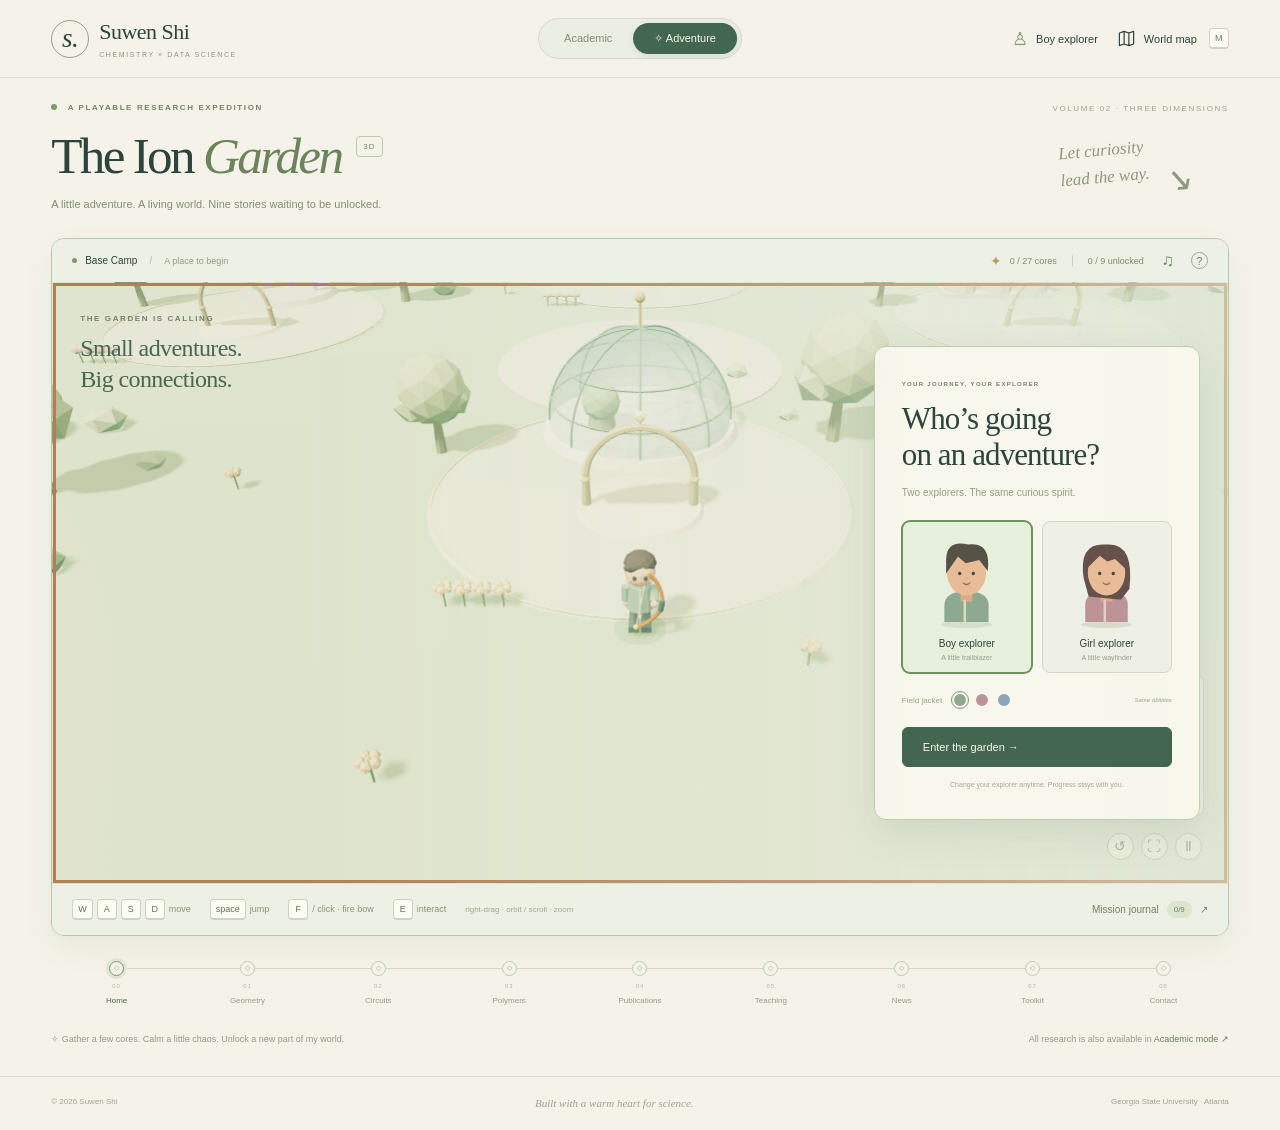
<file: game.html>
<!doctype html>
<html lang="en">
<head>
<meta charset="utf-8"><meta name="viewport" content="width=device-width,initial-scale=1,viewport-fit=cover"><meta name="theme-color" content="#f5f3e9">
<title>The Ion Garden · A 3D Research Adventure — Suwen Shi</title>
<meta name="description" content="Choose your explorer, roam a living 3D garden, and unlock Suwen Shi’s research through playful missions and mini guardians.">
<link rel="stylesheet" href="assets/css/game.css"><script type="module" src="assets/js/game.js"></script>
</head>
<body>
<header class="site-bar"><a class="brand" href="index.html"><span class="brand-mark">s.</span><span>Suwen Shi<small>CHEMISTRY × DATA SCIENCE</small></span></a><nav class="mode-switch" aria-label="Website mode"><a href="index.html">Academic</a><a href="game.html" class="selected" aria-current="page">✧ Adventure</a></nav><div class="header-actions"><button id="characterButton" class="header-button" type="button"><span aria-hidden="true">♙</span> <span id="explorerLabel">Your explorer</span></button><button id="mapButton" class="header-button map-button" type="button"><svg viewBox="0 0 24 24" aria-hidden="true"><path d="m3 5 6-2 6 2 6-2v16l-6 2-6-2-6 2zM9 3v16M15 5v16"/></svg><span>World map</span><kbd>M</kbd></button></div></header>
<main>
<div class="intro-row"><span class="eyebrow"><i></i> A PLAYABLE RESEARCH EXPEDITION</span><span class="edition">VOLUME 02 · THREE DIMENSIONS</span></div>
<div class="title-row"><div><h1>The Ion <em>Garden</em><sup>3D</sup></h1><p>A little adventure. A living world. Nine stories waiting to be unlocked.</p></div><div class="title-note">Let curiosity<br>lead the way. <span aria-hidden="true">↘</span></div></div>
<section class="game-shell" aria-label="3D research adventure">
<div class="world-bar"><div class="location"><span class="live-dot"></span><span id="locationName">Base Camp</span><span class="small-separator">/</span><span id="locationSubtitle">An island of possibilities</span></div><div class="world-stats"><span class="core-icon">✦</span><span id="coreCount">0 / 27 cores</span><span class="stat-line"></span><span id="unlockCount">0 / 9 unlocked</span><button id="soundButton" class="small-button" aria-label="Turn sound on" title="Sound off" type="button">♫</button><button id="helpButton" class="small-button help-button" aria-label="How to play" type="button">?</button></div></div>
<div id="stage" class="stage">
<canvas id="world" tabindex="0" role="application" aria-label="3D exploration game. WASD to move, Space to jump, Shift to dash, move the mouse to aim, F or click to shoot arrows, E to interact, right-drag or Q and C to rotate the camera, scroll to zoom, M for world map.">Use Academic mode to read the website without the game.</canvas>
<div class="stage-loading" id="loading"><span class="loading-orbit">✧</span><p>Growing a little world…</p></div>
<div id="webglError" class="stage-error" hidden><h2>The garden needs 3D graphics.</h2><p>Please use a browser with WebGL enabled. Your complete academic website is ready below.</p><a class="dark-button" href="index.html">Open academic website ↗</a></div>
<div class="world-heading" id="worldHeading"><span class="eyebrow">THE GARDEN IS CALLING</span><h2>Small adventures.<br>Big connections.</h2></div>
<div class="mission-card" id="missionCard"><div class="mission-top"><span class="eyebrow" id="missionTag">YOUR FIRST EXPEDITION</span><button id="missionLogButton" aria-label="Open mission log" type="button">↗</button></div><h3 id="missionTitle">A spark of curiosity</h3><p id="missionDescription">Find the glowing gate at Base Camp to begin.</p><ol id="missionSteps"><li>Collect 3 memory cores</li><li>Clear the noise drones</li><li>Defeat the mini guardian</li></ol><div class="mission-bottom" id="missionHint">Walk to a landmark · Press <kbd>E</kbd></div></div>
<div class="vitals" id="vitals"><div><span class="eyebrow">EXPLORER ENERGY</span><span id="healthText">5 / 5</span></div><div class="health-pips" id="healthPips" aria-label="5 of 5 energy"><i></i><i></i><i></i><i></i><i></i></div><div class="dash-meter"><span id="dashFill"></span></div><span class="dash-caption">SHIFT · DASH</span></div>
<div id="bossHud" class="boss-hud" hidden><span class="eyebrow">MINI GUARDIAN</span><h3 id="bossName">Static Sprout</h3><div class="boss-track"><span id="bossFill"></span></div><span id="bossHint">Keep moving. Hold F to fire.</span></div>
<svg class="aim-crosshair" id="aimCrosshair" viewBox="0 0 32 32" aria-hidden="true" hidden>
  <path class="aim-outline" d="M16 3v8m0 10v8M3 16h8m10 0h8"/>
  <path class="aim-lines" d="M16 3v8m0 10v8M3 16h8m10 0h8"/>
  <circle cx="16" cy="16" r="2"/>
</svg>
<button id="interactButton" class="interact-button" type="button" hidden><kbd>E</kbd><span id="interactText">Start Base Camp mission</span><span aria-hidden="true">↗</span></button>
<div class="mini-map-wrap"><div><span class="eyebrow">YOUR LITTLE WORLD</span><span id="compass">N ↑</span></div><button id="miniMapButton" aria-label="Open full world map" type="button"><canvas id="miniMap" width="340" height="260" aria-hidden="true"></canvas></button><span class="mini-map-legend"><i></i> you <i class="locked"></i> mission <i class="cleared"></i> unlocked</span></div>
<div class="stage-actions"><button id="cameraResetButton" aria-label="Reset camera" title="Reset camera (R)" type="button">↺</button><button id="fullscreenButton" aria-label="Enter fullscreen" title="Fullscreen" type="button">⛶</button><button id="pauseButton" aria-label="Pause adventure" title="Pause (Esc)" type="button">Ⅱ</button></div>
<div class="hurt-flash" id="hurtFlash" aria-hidden="true"></div>
<div class="pause-overlay" id="pauseOverlay" hidden><span class="eyebrow">TIME FOR A BREATHER</span><h2>A moment of stillness.</h2><p>Your discoveries will be right here.</p><button id="resumeButton" class="dark-button" type="button">Back to the garden →</button></div>
<div class="touch-controls" aria-label="Touch game controls"><div class="touch-pad"><button data-touch="w" aria-label="Move forward">↑</button><div><button data-touch="a" aria-label="Move left">←</button><button data-touch="s" aria-label="Move backward">↓</button><button data-touch="d" aria-label="Move right">→</button></div></div><div class="touch-actions"><button data-touch=" " aria-label="Jump">↑</button><button data-touch="f" class="touch-fire" aria-label="Fire an arrow">✦</button><button data-touch="shift" aria-label="Dash">»</button></div></div>
<div id="characterOverlay" class="character-overlay" hidden><div class="character-card" role="dialog" aria-modal="true" aria-labelledby="chooseTitle"><span class="eyebrow">YOUR JOURNEY, YOUR EXPLORER</span><h2 id="chooseTitle">Who’s going<br>on an adventure?</h2><p>Two explorers. The same curious spirit.</p><div class="character-options" role="group" aria-label="Choose a character"><button class="character-option selected" data-character="boy" aria-pressed="true" type="button"><svg viewBox="0 0 100 112" aria-hidden="true"><ellipse cx="50" cy="106" rx="30" ry="4" fill="#d8dccb"/><path d="M24 103V83Q25 67 50 67T76 83V103" fill="#8da990"/><path d="M43 65h14v14H43" fill="#dcab87"/><ellipse cx="50" cy="45" rx="23" ry="27" fill="#e7bc96"/><path d="M26 46V29Q27 6 52 12Q79 8 75 43L65 30 49 34 40 26Z" fill="#555245"/><circle cx="42" cy="46" r="2" fill="#3f4c3c"/><circle cx="58" cy="46" r="2" fill="#3f4c3c"/><path d="M46 57q4 4 8 0" fill="none" stroke="#966e58"/><path d="M48 78v25" stroke="#d4debd" stroke-width="3"/></svg><strong>Boy explorer</strong><span>A little trailblazer</span></button><button class="character-option" data-character="girl" aria-pressed="false" type="button"><svg viewBox="0 0 100 112" aria-hidden="true"><ellipse cx="50" cy="106" rx="30" ry="4" fill="#d8dccb"/><path d="M25 103V83Q25 67 50 67T75 83V103" fill="#bd9496"/><path d="M43 65h14v14H43" fill="#dcab87"/><path d="M23 51Q17 9 50 12Q83 9 77 64L67 77 29 73Z" fill="#655149"/><ellipse cx="50" cy="45" rx="22" ry="27" fill="#e7bc96"/><path d="M27 40Q22 16 50 14Q79 14 73 41L60 29 51 32 42 25Z" fill="#655149"/><circle cx="42" cy="46" r="2" fill="#3f4c3c"/><circle cx="58" cy="46" r="2" fill="#3f4c3c"/><path d="M46 57q4 4 8 0" fill="none" stroke="#966e58"/><path d="M48 78v25" stroke="#e2cccc" stroke-width="3"/></svg><strong>Girl explorer</strong><span>A little wayfinder</span></button></div><div class="suit-row"><span>Field jacket</span><div role="group" aria-label="Jacket color"><button data-color="sage" class="swatch selected" aria-label="Sage jacket" aria-pressed="true" type="button"></button><button data-color="rose" class="swatch rose" aria-label="Rose jacket" aria-pressed="false" type="button"></button><button data-color="blue" class="swatch blue" aria-label="Blue jacket" aria-pressed="false" type="button"></button></div><span class="same-abilities">Same abilities</span></div><button id="enterButton" class="dark-button enter-button" type="button">Enter the garden <span>→</span></button><p class="choose-footnote">Change your explorer anytime. Progress stays with you.</p></div></div>
</div>
<div class="control-bar"><div class="control-list"><span><kbd>W</kbd><kbd>A</kbd><kbd>S</kbd><kbd>D</kbd> move</span><span><kbd>space</kbd> jump</span><span><kbd>F</kbd> / click · fire bow</span><span><kbd>E</kbd> interact</span><span class="camera-legend">right-drag · orbit / scroll · zoom</span></div><button id="questButton" class="text-button" type="button">Mission journal <span id="questBadge">0/9</span> ↗</button></div>
</section>
<nav id="journeyNav" class="journey-nav" aria-label="Travel to a research landmark"></nav>
<div class="below-world"><p>✧ Gather a few cores. Calm a little chaos. Unlock a new part of my world.</p><a href="index.html">All research is also available in <span>Academic mode ↗</span></a></div>
</main>
<footer class="site-footer"><span>© <span id="year">2026</span> Suwen Shi</span><span>Built with a warm heart for science.</span><span>Georgia State University · Atlanta</span></footer>
<dialog id="mapDialog" class="garden-dialog map-dialog" aria-labelledby="mapTitle"><div class="dialog-heading"><div><span class="eyebrow">THE EXPEDITION ATLAS</span><h2 id="mapTitle">Nine little adventures.</h2></div><button data-close class="close-button" aria-label="Close world map" type="button">×</button></div><p class="dialog-intro">Travel to any landmark. Complete its core hunt, drone challenge, and mini guardian to unlock the story inside.</p><div id="mapGrid" class="map-grid"></div><div class="map-bottom"><p id="mapProgress">Completed missions are saved on this device.</p><button id="resetButton" class="text-button" type="button">Reset adventure</button></div><div id="resetConfirm" class="reset-confirm" hidden><p>Reset all mission unlocks on this device? Your character choice will be kept.</p><button id="confirmResetButton" class="dark-button" type="button">Reset missions</button><button id="cancelResetButton" class="text-button" type="button">Keep my adventure</button></div></dialog>
<dialog id="missionDialog" class="garden-dialog mission-dialog" aria-labelledby="briefTitle"><div class="dialog-heading"><div><span class="eyebrow" id="briefTag">A NEW EXPEDITION</span><h2 id="briefTitle">Base Camp</h2></div><button data-close class="close-button" aria-label="Close mission" type="button">×</button></div><div id="briefContent"></div></dialog>
<dialog id="rewardDialog" class="garden-dialog reward-dialog" aria-labelledby="rewardTitle"><div class="dialog-heading"><span class="eyebrow">A LITTLE VICTORY, A NEW CONNECTION</span><button data-close class="close-button" aria-label="Close reward" type="button">×</button></div><div class="reward-emblem" aria-hidden="true">✧</div><p class="reward-kicker">MISSION COMPLETE</p><h2 id="rewardTitle">A new story unlocked.</h2><p id="rewardDescription"></p><div class="reward-actions"><button id="rewardOpenButton" class="dark-button" type="button">Explore this section ↗</button><button id="rewardContinueButton" class="text-button" type="button">Keep adventuring →</button></div></dialog>
<dialog id="contentDialog" class="garden-dialog content-dialog" aria-labelledby="contentTitle"><div class="content-heading"><div><span class="eyebrow">DISCOVERY UNLOCKED · SUWEN SHI</span><h2 id="contentTitle">Research</h2></div><div><a id="fullPageLink" href="index.html">Academic page ↗</a><button data-close class="close-button" aria-label="Return to adventure" type="button">×</button></div></div><iframe id="contentFrame" src="about:blank" title="Unlocked academic website section"></iframe></dialog>
<dialog id="helpDialog" class="garden-dialog help-dialog" aria-labelledby="helpTitle"><div class="dialog-heading"><div><span class="eyebrow">A FIELD GUIDE FOR CURIOUS EXPLORERS</span><h2 id="helpTitle">Your garden, your pace.</h2></div><button data-close class="close-button" aria-label="Close instructions" type="button">×</button></div><p>Visit a glowing landmark and press E to begin. Collect three floating cores, shoot the noise drones, then defeat a friendly-sized guardian. Its website section becomes yours to explore.</p><dl class="help-controls"><div><dt><kbd>W</kbd><kbd>A</kbd><kbd>S</kbd><kbd>D</kbd></dt><dd>Move freely, relative to the camera</dd></div><div><dt><kbd>space</kbd> / <kbd>shift</kbd></dt><dd>Jump / dash out of the way</dd></div><div><dt><kbd>F</kbd> or left click</dt><dd>Fire arrows at the crosshair. Hold to keep shooting.</dd></div><div><dt>Right-drag / scroll</dt><dd>Orbit the camera / zoom</dd></div><div><dt><kbd>Q</kbd><kbd>C</kbd> / <kbd>R</kbd></dt><dd>Rotate camera / reset the view</dd></div><div><dt><kbd>E</kbd> / <kbd>M</kbd> / <kbd>Esc</kbd></dt><dd>Interact / mission map / pause</dd></div></dl><p class="help-note">Move the mouse to place the crosshair. Keyboard aiming assists you when the pointer is outside the arena. Jump over glowing shockwaves and dash through danger. If your energy runs out, you recharge nearby with your mission progress intact. Completed missions and your explorer choice are saved on this device. On touchscreens, tap the arena to aim or drag to rotate. Use the arrow button to fire.</p><p class="help-note">The scenery, enemies, and shooting are playful metaphors. The research notes distinguish proposed studies from established results. Academic mode always provides direct access to every page.</p><button data-close class="dark-button" type="button">Let’s explore →</button></dialog>
<div id="toast" class="toast" role="status" hidden></div><div id="announcement" class="sr-only" aria-live="polite" role="status"></div><noscript><p class="noscript-note">JavaScript is needed for the adventure. <a href="index.html">Visit the academic website.</a></p></noscript>
</body></html>
</file>
<file: assets/css/game.css>
:root{--paper:#f5f3e9;--ink:#2c443c;--muted:#7d8973;--line:#d8ddcd;--sage:#42664f;--serif:Georgia,'Times New Roman',serif;--sans:'Trebuchet MS',Arial,sans-serif}*{box-sizing:border-box}body{margin:0;background:var(--paper);color:var(--ink);font:13px var(--sans);-webkit-font-smoothing:antialiased}button,input{font:inherit}button,a{-webkit-tap-highlight-color:transparent}button{cursor:pointer;color:inherit}a{color:inherit;text-underline-offset:4px}button svg{width:19px;height:19px;fill:none;stroke:currentColor;stroke-width:1.5;stroke-linecap:round;stroke-linejoin:round}button:focus-visible,a:focus-visible,canvas:focus-visible{outline:3px solid #b37d53;outline-offset:4px}[hidden]{display:none!important}kbd{display:inline-grid;place-items:center;min-width:20px;height:21px;padding:0 5px;font:9px var(--sans);background:#fcfcf4;border:1px solid #cbd3c1;border-bottom-width:2px;border-radius:4px;color:#617254}.eyebrow{font:8px/1.5 var(--sans);letter-spacing:1.6px;font-weight:600;color:#738267}.eyebrow i,.live-dot{display:inline-block;width:6px;height:6px;background:#7e996c;border-radius:50%;margin-right:7px}.site-bar{height:78px;margin:auto;max-width:1680px;padding:0 4%;display:flex;justify-content:space-between;align-items:center;gap:20px;border-bottom:1px solid var(--line)}.brand{display:flex;align-items:center;gap:10px;text-decoration:none;font:22px var(--serif);letter-spacing:-.5px}.brand-mark{border:1px solid #93a18a;border-radius:50%;width:38px;height:38px;font-style:italic;font-size:27px;display:grid;place-items:center}.brand small{font:7px var(--sans);letter-spacing:1.6px;display:block;color:#8c9781;margin-top:6px}.mode-switch{display:flex;border:1px solid #d4dacb;background:#ebeee2;padding:4px;border-radius:30px;position:absolute;left:50%;transform:translateX(-50%)}.mode-switch a{font-size:11px;text-decoration:none;padding:9px 21px;border-radius:25px;color:#839078}.mode-switch .selected{background:#42664f;color:#f8f7e9;box-shadow:0 2px 6px #324d311a}.header-actions{display:flex;align-items:center;gap:19px}.header-button{background:none;border:0;padding:6px 0;display:flex;align-items:center;gap:8px;font-size:11px}.header-button>span:first-child:not(:last-child){font-size:18px;color:#819577}.header-button kbd{margin-left:4px;font-size:9px}main{max-width:1680px;margin:auto;padding:24px 4% 0}.intro-row{display:flex;align-items:center;justify-content:space-between}.edition{font-size:8px;letter-spacing:1.6px;color:#9da38d}.title-row{display:flex;align-items:center;justify-content:space-between;margin:14px 0 24px}.title-row h1{font:normal clamp(38px,4vw,61px)/1.1 var(--serif);letter-spacing:-2.7px;margin:0 0 11px}.title-row h1 em{color:#6c845b;font-weight:normal}.title-row h1 sup{font:8px var(--sans);letter-spacing:1px;display:inline-block;border:1px solid #bdcbae;border-radius:4px;padding:5px 6px;vertical-align:top;margin:8px 0 0 15px;color:#6f8a5b}.title-row p{color:#839078;font-size:11px;margin:0;line-height:1.7}.title-note{font:italic 17px/1.4 var(--serif);color:#8d997e;transform:rotate(-5deg);padding-right:38px}.title-note span{display:inline-block;font-size:34px;vertical-align:-15px;margin-left:9px}.game-shell{border:1px solid #b8c7ac;border-radius:13px;overflow:hidden;background:#e8edde;box-shadow:0 12px 30px #3c543512}.world-bar{height:43px;display:flex;justify-content:space-between;align-items:center;padding:0 20px;background:#edf0e4;font-size:10px;gap:10px}.location{display:flex;align-items:center;gap:8px}.live-dot{width:5px;height:5px;margin:0}.small-separator{color:#b5bda7;margin:0 4px}#locationSubtitle{color:#929c84;font-size:9px}.world-stats{display:flex;gap:8px;align-items:center;font-size:9px;color:#7f8e6c}.core-icon{color:#ba9e61;font-size:14px}.stat-line{height:12px;width:1px;background:#cbd4bd;margin:0 7px}.small-button{background:none;border:0;width:24px;height:25px;font-size:17px;color:#74876a;margin-left:4px}.help-button{font-size:11px;border:1px solid #9caa8e;border-radius:50%;width:17px;height:17px;padding:0;margin-left:3px}.stage{height:clamp(540px,47vw,680px);position:relative;overflow:hidden;background:#dce8df;isolation:isolate}#world{width:100%;height:100%;display:block;touch-action:none;outline-offset:-4px}.stage-loading,.stage-error{position:absolute;inset:0;background:#e6ecdc;display:flex;justify-content:center;align-items:center;flex-direction:column;z-index:10;gap:16px}.stage-loading p{font:italic 21px var(--serif);color:#7b9271}.loading-orbit{font-size:52px;color:#9fb88a;animation:spin 4s linear infinite}.stage-error h2{font:29px var(--serif);margin:0}.stage-error p{text-align:center;max-width:360px;padding:0 20px;color:#7e8b70;line-height:1.8;font-size:12px}.world-heading{position:absolute;top:27px;left:28px;pointer-events:none}.world-heading h2{font:normal 24px/1.3 var(--serif);letter-spacing:-.6px;margin:8px 0 0;color:#46654c}.mission-card{position:absolute;top:32px;left:25px;width:222px;padding:18px 17px;background:#f8f8edee;border:1px solid #bfcdb1;border-radius:9px;box-shadow:0 4px 20px #52674b12;backdrop-filter:blur(6px)}.mission-top{display:flex;align-items:center;justify-content:space-between}.mission-top .eyebrow{font-size:7px;letter-spacing:1.1px}.mission-top button{background:none;border:0;padding:0;color:#92a280;font-size:16px}.mission-card h3{font:normal 22px/1.2 var(--serif);letter-spacing:-.7px;margin:12px 0 10px}.mission-card p{font-size:10px;line-height:1.7;color:#7d8a6f;margin:0 0 13px}.mission-card ol{list-style:none;padding:0;margin:0;display:grid;gap:10px;counter-reset:step}.mission-card li{counter-increment:step;display:flex;align-items:center;gap:9px;font-size:9px;color:#929b83;line-height:1.5}.mission-card li::before{content:counter(step);width:18px;height:18px;border:1px solid #c7d1ba;display:grid;place-items:center;border-radius:50%;font-size:8px;flex-shrink:0}.mission-card li.active{color:#526c42}.mission-card li.active::before{background:#809d67;color:#fff;border-color:#809d67}.mission-card li.done{color:#a0aa91}.mission-card li.done::before{content:'✓';color:#668651;border-color:#9eb58a}.mission-bottom{font-size:8px;margin-top:17px;padding-top:12px;border-top:1px solid #dce2ce;color:#9a9f87;line-height:1.6}.mission-bottom kbd{font-size:8px;height:18px;min-width:18px}.world-heading:not([hidden])~.mission-card{top:auto;bottom:70px}.vitals{position:absolute;top:27px;right:27px;width:155px;padding:13px 15px;background:#f8f8eded;border:1px solid #c7d3b8;border-radius:8px;backdrop-filter:blur(6px)}.vitals>div:first-child{display:flex;justify-content:space-between;align-items:center;gap:7px}.vitals .eyebrow{font-size:6px;letter-spacing:.9px}#healthText{font-size:8px;color:#91a17a}.health-pips{display:flex;gap:5px;margin:10px 0}.health-pips i{height:7px;background:#87a870;flex:1;border-radius:2px}.health-pips i.empty{background:#d8dfcb}.dash-meter{height:3px;background:#d7dfca;border-radius:2px;overflow:hidden}.dash-meter span{display:block;width:100%;height:100%;background:#c2b082}.dash-caption{display:block;font-size:5px;letter-spacing:1.2px;color:#9aa68a;margin-top:6px}.boss-hud{position:absolute;top:24px;left:50%;transform:translateX(-50%);text-align:center;width:270px;background:#f7f6edeb;border:1px solid #cfbfaa;padding:13px 22px;border-radius:8px;backdrop-filter:blur(5px)}.boss-hud .eyebrow{font-size:6px;letter-spacing:1.7px;color:#a08b72}.boss-hud h3{font:20px var(--serif);margin:6px 0 10px;color:#6d7158}.boss-track{height:5px;overflow:hidden;background:#dedac6;border-radius:4px}.boss-track span{width:100%;height:100%;display:block;background:#b59b76;transition:width .15s}.boss-hud>span:last-child{font-size:7px;color:#9d977e;display:block;margin-top:7px}.interact-button{position:absolute;bottom:29px;left:50%;transform:translateX(-50%);white-space:nowrap;max-width:calc(100% - 32px);padding:9px 16px 9px 9px;display:flex;align-items:center;gap:11px;background:#faf9edee;border:1px solid #adc199;border-radius:30px;box-shadow:0 3px 18px #38533215;font-size:10px}.interact-button kbd{border-color:#547449;background:#547449;color:#f4f8e5;border-radius:50%;height:25px;width:25px}.interact-button>span:last-child{margin-left:7px;color:#96a17f}.mini-map-wrap{position:absolute;bottom:68px;right:24px;width:155px;padding:12px 11px 9px;background:#faf8eded;border:1px solid #c4ceb5;border-radius:8px;backdrop-filter:blur(5px)}.mini-map-wrap>div{display:flex;align-items:center;justify-content:space-between}.mini-map-wrap .eyebrow{font-size:5px;letter-spacing:1px}#compass{font-size:6px;color:#a2ad93}.mini-map-wrap button{background:none;border:0;padding:0;width:100%;display:block}#miniMap{display:block;width:100%;height:104px}.mini-map-legend{display:flex;align-items:center;justify-content:center;gap:4px;white-space:nowrap;font-size:5px;color:#9da58c}.mini-map-legend i{width:4px;height:4px;border-radius:50%;background:#466d51;margin-left:3px}.mini-map-legend i.locked{background:#bbaa86}.mini-map-legend i.cleared{background:#94ac7e}.stage-actions{position:absolute;bottom:24px;right:26px;display:flex;gap:7px}.stage-actions button{width:27px;height:27px;border:1px solid #aebe9a;background:#f6f6e6bf;border-radius:50%;font-size:14px;display:grid;place-items:center;padding:0;color:#6b875b}.hurt-flash{position:absolute;inset:0;pointer-events:none;box-shadow:inset 0 0 80px #d5866666;opacity:0;transition:opacity .2s}.hurt-flash.visible{opacity:1}.pause-overlay{position:absolute;inset:0;z-index:4;background:#f5f5e7cf;backdrop-filter:blur(5px);display:flex;align-items:center;justify-content:center;flex-direction:column}.pause-overlay h2{font:34px var(--serif);margin:15px 0 0}.pause-overlay p{font-size:11px;color:#8d9980;margin:15px 0 28px}.dark-button{background:#42664f;color:#faf8eb;border:1px solid #42664f;border-radius:6px;padding:13px 20px;display:inline-flex;align-items:center;justify-content:center;gap:28px;font-size:11px;text-decoration:none}.dark-button:hover{background:#31533c}.text-button{background:none;border:0;padding:4px 0;display:inline-flex;align-items:center;gap:8px;font-size:10px;color:#758467}.control-bar{min-height:51px;padding:11px 20px;display:flex;align-items:center;justify-content:space-between;gap:15px;background:#edf0e4}.control-list{display:flex;align-items:center;gap:19px;font-size:9px;color:#8a957a}.control-list>span{display:flex;gap:4px;align-items:center}.control-list .camera-legend{font-size:8px;color:#a2aa91}#questBadge{font-size:8px;padding:4px 7px;border-radius:9px;background:#dce5ce}.journey-nav{margin-top:25px;display:grid;grid-template-columns:repeat(9,1fr);position:relative}.journey-nav::before{content:'';height:1px;background:#d1dac0;position:absolute;top:7px;left:5.5%;right:5.5%}.journey-stop{display:flex;flex-direction:column;align-items:center;gap:7px;background:none;border:0;padding:0 3px 7px;font-size:8px;color:#949d86}.stop-dot{display:grid;place-items:center;width:15px;height:15px;border-radius:50%;border:1px solid #c1cbb2;background:var(--paper);z-index:1;font-size:7px;color:#a0ac8f}.journey-stop .stop-number{font-size:6px;letter-spacing:.9px;color:#afb69d}.journey-stop.current{color:#496d46}.journey-stop.current .stop-dot{border-color:#789966;box-shadow:0 0 0 3px #dfe7d3}.journey-stop.cleared .stop-dot{background:#90aa79;color:#fff;border-color:#90aa79}.journey-stop:hover{color:#44693f}.below-world{display:flex;justify-content:space-between;gap:20px;font-size:9px;color:#929b81;line-height:1.8;margin:19px 0 29px}.below-world p{margin:0}.below-world a{text-decoration:none}.below-world a span{color:#6c815d}.site-footer{max-width:1680px;margin:auto;padding:20px 4%;border-top:1px solid var(--line);display:flex;justify-content:space-between;gap:15px;color:#9da58d;font-size:8px}.site-footer>span:nth-child(2){font:italic 11px var(--serif)}.character-overlay{position:absolute;inset:0;z-index:6;background:linear-gradient(90deg,#e4ecda05 22%,#e9eee24d 70%,#dfe8d899);display:flex;align-items:center;justify-content:flex-end;padding:28px}.character-card{padding:27px;width:326px;background:#f8f7edfa;border:1px solid #becdb0;border-radius:12px;box-shadow:0 12px 40px #314d3e1c}.character-card>.eyebrow{font-size:6px;letter-spacing:1.3px}.character-card h2{font:normal 31px/1.15 var(--serif);letter-spacing:-.9px;margin:12px 0}.character-card>p{font-size:10px;color:#96a086;line-height:1.8;margin:0 0 19px}.character-options{display:grid;grid-template-columns:1fr 1fr;gap:10px}.character-option{padding:7px 8px 11px;display:flex;flex-direction:column;align-items:center;background:#eef0e5;border:1px solid #d2d9c5;border-radius:8px}.character-option.selected{border-color:#6e925b;background:#e7efdd;box-shadow:0 0 0 1px #6e925b}.character-option svg{width:85px;height:106px;stroke:none;fill:initial}.character-option strong{font-size:10px;font-weight:normal;margin-top:3px}.character-option>span{font-size:7px;color:#98a18b;margin-top:5px}.suit-row{display:flex;align-items:center;gap:10px;font-size:8px;color:#9aa48b;margin:19px 0}.suit-row>div{display:flex;align-items:center;gap:6px}.swatch{width:16px;height:16px;background:#8da990;border:2px solid #f8f7ed;border-radius:50%;padding:0}.swatch.rose{background:#bd9496}.swatch.blue{background:#8fa4b8}.swatch.selected{outline:1px solid #809574}.same-abilities{margin-left:auto;font-size:6px;font-style:italic}.enter-button{width:100%;justify-content:space-between}.character-card .choose-footnote{font-size:7px;text-align:center;color:#a3ac94;margin:12px 0 0}.garden-dialog{border:1px solid #bdcbb0;background:var(--paper);color:var(--ink);border-radius:13px;padding:30px;width:min(860px,calc(100% - 30px));max-height:88dvh;box-shadow:0 18px 70px #2b4a3c25}.garden-dialog::backdrop{background:#284e4366;backdrop-filter:blur(6px)}.dialog-heading{display:flex;align-items:flex-start;justify-content:space-between;gap:18px}.dialog-heading h2{font:normal 33px/1.2 var(--serif);letter-spacing:-1px;margin:8px 0 0}.close-button{background:none;border:1px solid #c2ceb5;border-radius:50%;width:31px;height:31px;display:grid;place-items:center;flex-shrink:0;font-size:22px;color:#849575;padding:0}.close-button:hover{background:#e4ebd8}.dialog-intro{font-size:11px;color:#8b977c;line-height:1.8;margin:19px 0 23px;max-width:600px}.map-grid{display:grid;grid-template-columns:repeat(3,1fr);gap:11px}.map-card{border:1px solid #d0d9c1;border-radius:8px;padding:17px;background:#ecefe1;position:relative}.map-card.cleared{border-color:#99b381;background:#e8efdd}.map-card.active{border-color:#b7a476;background:#f0ecdd}.map-num{font:italic 22px var(--serif);color:#acb89a}.map-state{position:absolute;right:16px;top:21px;font-size:7px;color:#a5aa93;letter-spacing:.5px}.map-card.cleared .map-state{color:#6b9253}.map-card h3{font:19px var(--serif);margin:9px 0 7px}.map-card p{font-size:9px;color:#8e997f;margin:0 0 9px;line-height:1.7}.map-card .guardian-label{font-size:7px;color:#a49b80}.map-card-actions{display:flex;align-items:center;gap:14px;margin-top:13px}.map-card-actions button{background:none;border:0;padding:2px 0;font-size:9px;color:#648051;text-underline-offset:4px}.map-card-actions button:first-child{text-decoration:underline}.map-card-actions button:disabled{color:#aeb69d;cursor:default;text-decoration:none}.map-bottom{margin-top:19px;display:flex;align-items:center;justify-content:space-between;gap:20px;font-size:9px;color:#a4ab92}.map-bottom p{margin:0}.map-bottom button{color:#a98a70;font-size:9px}.reset-confirm{margin-top:15px;padding:15px;border:1px solid #c8c8b1;border-radius:6px;font-size:11px}.reset-confirm .text-button{margin-left:20px}.mission-dialog{width:min(610px,calc(100% - 30px))}.brief-emblem{width:70px;height:70px;border:1px solid #bfcbb0;background:#e9edde;color:#91a479;border-radius:50%;font:italic 30px var(--serif);display:grid;place-items:center;margin:25px auto}.brief-copy{font:20px/1.5 var(--serif);color:#6e825f;margin:20px 0 14px}.brief-body{font-size:11px;line-height:1.9;color:#8d977e}.brief-steps{list-style:none;padding:0;margin:23px 0;display:grid;gap:12px}.brief-steps li{display:flex;align-items:center;gap:12px;color:#82916f;font-size:11px}.brief-steps li>span{font:italic 18px var(--serif);color:#b4bf9f}.brief-status{font-size:9px;border-left:2px solid #c7b883;color:#a59a7c;padding:4px 12px;line-height:1.8;margin:20px 0}.brief-actions{display:flex;flex-wrap:wrap;gap:17px;align-items:center;margin-top:24px}.tool-shortcuts{display:flex;gap:8px;margin-top:18px;flex-wrap:wrap}.tool-shortcuts button{background:#e4ecda;border:1px solid #c3d1b0;border-radius:4px;padding:8px 10px;font-size:10px}.reward-dialog{width:min(540px,calc(100% - 30px));text-align:center}.reward-emblem{margin:25px auto 20px;border:1px solid #bfd0a5;box-shadow:0 0 0 10px #e8eddb;width:78px;height:78px;display:grid;place-items:center;border-radius:50%;background:#e4edda;color:#a2b984;font-size:45px}.reward-kicker{font-size:7px;letter-spacing:2px;color:#a5b08f;margin:29px 0 10px}.reward-dialog h2{font:31px var(--serif);letter-spacing:-.9px;margin:0 0 18px}.reward-dialog #rewardDescription{font-size:11px;line-height:1.9;color:#8e9b7e;max-width:350px;margin:0 auto 22px}.reward-actions{display:flex;align-items:center;justify-content:center;gap:18px;flex-wrap:wrap}.content-dialog{padding:0;width:calc(100% - 36px);max-width:1200px;height:88dvh;overflow:hidden}.content-heading{height:78px;padding:15px 24px;display:flex;align-items:center;justify-content:space-between;gap:15px;border-bottom:1px solid #d4ddc6}.content-heading h2{font:24px var(--serif);margin:5px 0 0}.content-heading .eyebrow{font-size:7px;letter-spacing:1.3px}.content-heading>div:last-child{display:flex;gap:21px;align-items:center}.content-heading a{font-size:10px;color:#899779}#contentFrame{display:block;width:100%;height:calc(100% - 78px);border:0;background:#fff}.help-dialog{max-width:620px}.help-dialog p{font-size:11px;color:#8b977c;line-height:1.9}.help-controls{margin:22px 0}.help-controls>div{display:grid;grid-template-columns:180px 1fr;align-items:center;gap:12px;border-bottom:1px solid #d7deca;padding:11px 0;font-size:10px}.help-controls dt{display:flex;gap:4px;align-items:center;color:#8d997c}.help-controls dd{margin:0;color:#7e906a}.help-dialog .help-note{font-size:10px}.toast{position:fixed;bottom:27px;left:50%;transform:translateX(-50%);background:#42664ff2;color:#f8f6e9;border:1px solid #79966a;border-radius:30px;padding:13px 22px;max-width:90%;text-align:center;font-size:11px;z-index:40;box-shadow:0 4px 20px #304c391a}.sr-only{position:absolute;width:1px;height:1px;overflow:hidden;clip:rect(0,0,0,0);white-space:nowrap}.noscript-note{text-align:center;padding:20px}.touch-controls{display:none}.stage:fullscreen{height:100vh;width:100vw}.stage:fullscreen .mission-card{top:32px}.stage:fullscreen .character-card{width:350px}.stage:fullscreen .touch-controls{bottom:50px}@keyframes spin{to{transform:rotate(360deg)}}
@media(max-width:1100px){.site-bar,main,.site-footer{padding-inline:3%}.header-actions{gap:13px}.header-button{font-size:10px}.mode-switch a{padding-inline:17px}.control-list{gap:12px}.control-list .camera-legend{display:none}.stage{height:590px}.mission-card{width:205px;padding:16px}.mission-card h3{font-size:20px}}
@media(max-width:750px){.site-bar{height:72px;padding:0 4%;gap:10px}.brand{font-size:18px;gap:7px}.brand-mark{width:32px;height:32px;font-size:23px}.brand small{font-size:5px;letter-spacing:.8px}.mode-switch{position:static;transform:none;margin-left:auto;padding:3px}.mode-switch a{font-size:9px;padding:8px 12px}.header-actions{gap:10px}.header-button>span:not(:first-child),.map-button>span,.header-button kbd{display:none}.header-button{font-size:17px}.header-button>span:first-child{font-size:19px}.header-button #explorerLabel{display:none}main{padding:23px 3% 0}.edition{font-size:6px;letter-spacing:.8px}.eyebrow{font-size:7px;letter-spacing:1px}.title-row{margin-top:17px;margin-bottom:21px}.title-row h1{font-size:42px;letter-spacing:-2px}.title-row h1 sup{font-size:6px;padding:4px;margin-top:6px;margin-left:10px}.title-row p{font-size:9px;max-width:280px;line-height:1.8}.title-note{display:none}.world-bar{padding:0 12px;font-size:9px;height:40px}.world-stats{font-size:8px;gap:5px}#locationSubtitle,.small-separator{display:none}.stat-line{margin-inline:3px}.small-button{margin-left:0}.stage{height:640px}.world-heading{left:18px;top:20px}.world-heading h2{font-size:21px}.world-heading .eyebrow{font-size:6px}.mission-card{top:17px;left:14px;width:172px;padding:12px}.mission-top .eyebrow{font-size:5px;letter-spacing:.8px}.mission-card h3{font-size:18px;margin:9px 0 8px}.mission-card p{font-size:8px;line-height:1.7;margin-bottom:10px}.mission-card ol{gap:7px}.mission-card li{font-size:7px;gap:6px}.mission-card li::before{width:14px;height:14px;font-size:6px}.mission-bottom{font-size:6px;margin-top:11px;padding-top:10px}.world-heading:not([hidden])~.mission-card{top:auto;bottom:160px}.vitals{top:17px;right:14px;width:112px;padding:10px}.vitals .eyebrow{font-size:4px;letter-spacing:.5px}#healthText{font-size:6px}.health-pips{gap:3px;margin:7px 0}.health-pips i{height:5px}.dash-caption{font-size:4px}.mini-map-wrap{bottom:165px;right:14px;width:108px;padding:9px 8px 7px}#miniMap{height:77px}.mini-map-wrap .eyebrow{font-size:4px;letter-spacing:.5px}.mini-map-legend{font-size:4px;gap:2px}.mini-map-legend i{width:3px;height:3px;margin-left:1px}.stage-actions{right:16px;bottom:18px;gap:6px}.stage-actions button{width:25px;height:25px;font-size:13px}.interact-button{bottom:119px;font-size:8px;padding:7px 12px 7px 7px;gap:8px}.interact-button kbd{width:22px;height:22px;font-size:8px}.boss-hud{top:95px;right:14px;left:auto;transform:none;width:145px;padding:10px 12px}.boss-hud .eyebrow{font-size:5px;letter-spacing:1px}.boss-hud h3{font-size:16px;margin:5px 0 7px}.boss-hud>span:last-child{font-size:5px;line-height:1.6}.control-bar{padding:11px 12px;min-height:47px}.control-list{gap:10px;font-size:0}.control-list kbd{font-size:7px;height:19px;min-width:18px;padding:0 4px}.control-list>span{gap:2px}.control-list>span:nth-child(3){font-size:0}.control-list>span:nth-child(3) kbd{font-size:7px}.control-list>span:nth-child(4){display:none}#questButton{font-size:8px;gap:5px}#questBadge{font-size:6px}.journey-nav{margin-top:21px;overflow:auto;grid-template-columns:repeat(9,minmax(70px,1fr));padding-bottom:7px}.journey-nav::before{left:35px;right:35px}.journey-stop{font-size:7px}.below-world{display:block;font-size:8px;margin:14px 0 21px}.below-world p{margin-bottom:8px}.site-footer{padding:17px 4%;font-size:7px}.site-footer>span:nth-child(2){font-size:9px}.site-footer>span:last-child{display:none}.character-overlay{padding:18px;align-items:center;justify-content:center;background:#e2eadd55;backdrop-filter:blur(2px)}.character-card{width:295px;padding:23px}.character-card h2{font-size:28px}.character-card>.eyebrow{font-size:6px}.character-options{gap:9px}.character-option svg{height:99px;width:79px}.character-card>p{font-size:9px;margin-bottom:15px}.suit-row{margin:16px 0}.same-abilities{font-size:5px}.garden-dialog{padding:23px;width:calc(100% - 24px)}.dialog-heading h2{font-size:27px}.map-grid{grid-template-columns:1fr 1fr;gap:9px}.map-card{padding:13px}.map-card h3{font-size:17px}.map-card p{font-size:8px}.map-card .guardian-label{font-size:6px}.map-state{font-size:6px;right:13px;top:17px}.map-card-actions{gap:9px;flex-wrap:wrap}.map-card-actions button{font-size:8px}.map-bottom{font-size:8px}.map-bottom button{font-size:8px}.content-dialog{padding:0}.content-heading{padding:12px 16px}.content-heading h2{font-size:21px}.content-heading .eyebrow{font-size:6px}.content-heading>div:last-child{gap:10px}.content-heading a{font-size:8px}.brief-copy{font-size:18px}.help-controls>div{grid-template-columns:140px 1fr;font-size:9px;gap:8px}.help-controls kbd{font-size:7px}.help-dialog p{font-size:10px}.help-dialog .help-note{font-size:9px}.touch-controls{position:absolute;left:17px;right:16px;bottom:42px;display:flex;align-items:flex-end;justify-content:space-between;pointer-events:none}.touch-controls button{pointer-events:auto;width:34px;height:34px;background:#f7f7e6dd;border:1px solid #aebe9d;border-radius:50%;padding:0;font-size:17px;touch-action:none;user-select:none;color:#6d875b}.touch-pad{display:flex;flex-direction:column;align-items:center;gap:4px}.touch-pad>div{display:flex;gap:4px}.touch-actions{display:flex;align-items:center;gap:7px;padding-bottom:7px}.touch-controls .touch-fire{width:48px;height:48px;background:#829f6ae8;color:#f4f6e6;border-color:#799a60;font-size:23px}.stage:fullscreen .mission-card{top:17px}.stage:fullscreen .character-card{width:295px}}
@media(pointer:coarse) and (min-width:751px){.touch-controls{display:flex;position:absolute;bottom:40px;left:28px;right:28px;justify-content:space-between;pointer-events:none}.touch-pad{display:flex;align-items:center;gap:6px}.touch-pad>div,.touch-actions{display:flex;gap:6px}.touch-controls button{pointer-events:auto;width:40px;height:40px;border:1px solid #afc19c;border-radius:50%;background:#f5f5e6d9;touch-action:none}.touch-fire{background:#86a46de0!important;color:#fff}.mission-card{top:30px!important;bottom:auto!important}.interact-button{bottom:103px}.mini-map-wrap{bottom:103px}}
@media(prefers-reduced-motion:reduce){*,*::before,*::after{animation:none!important;transition:none!important;scroll-behavior:auto!important}}

/* The crosshair uses the same normalized canvas coordinates as the aiming ray. */
.stage.aiming #world { cursor: none; }
.aim-crosshair {
 position: absolute;
 left: 50%;
 top: 43%;
 width: 30px;
 height: 30px;
 transform: translate(-50%, -50%);
 pointer-events: none;
 z-index: 2;
}
.aim-crosshair path { fill: none; stroke-linecap: round; }
.aim-outline { stroke: #243b33; stroke-width: 4.5; }
.aim-lines { stroke: #fff8de; stroke-width: 1.8; }
.aim-crosshair circle { fill: #fff8de; stroke: #243b33; stroke-width: 1.25; }
.aim-crosshair.on-target .aim-lines { stroke: #ffdd75; }
.aim-crosshair.on-target circle { fill: #ffdd75; }
</file>
